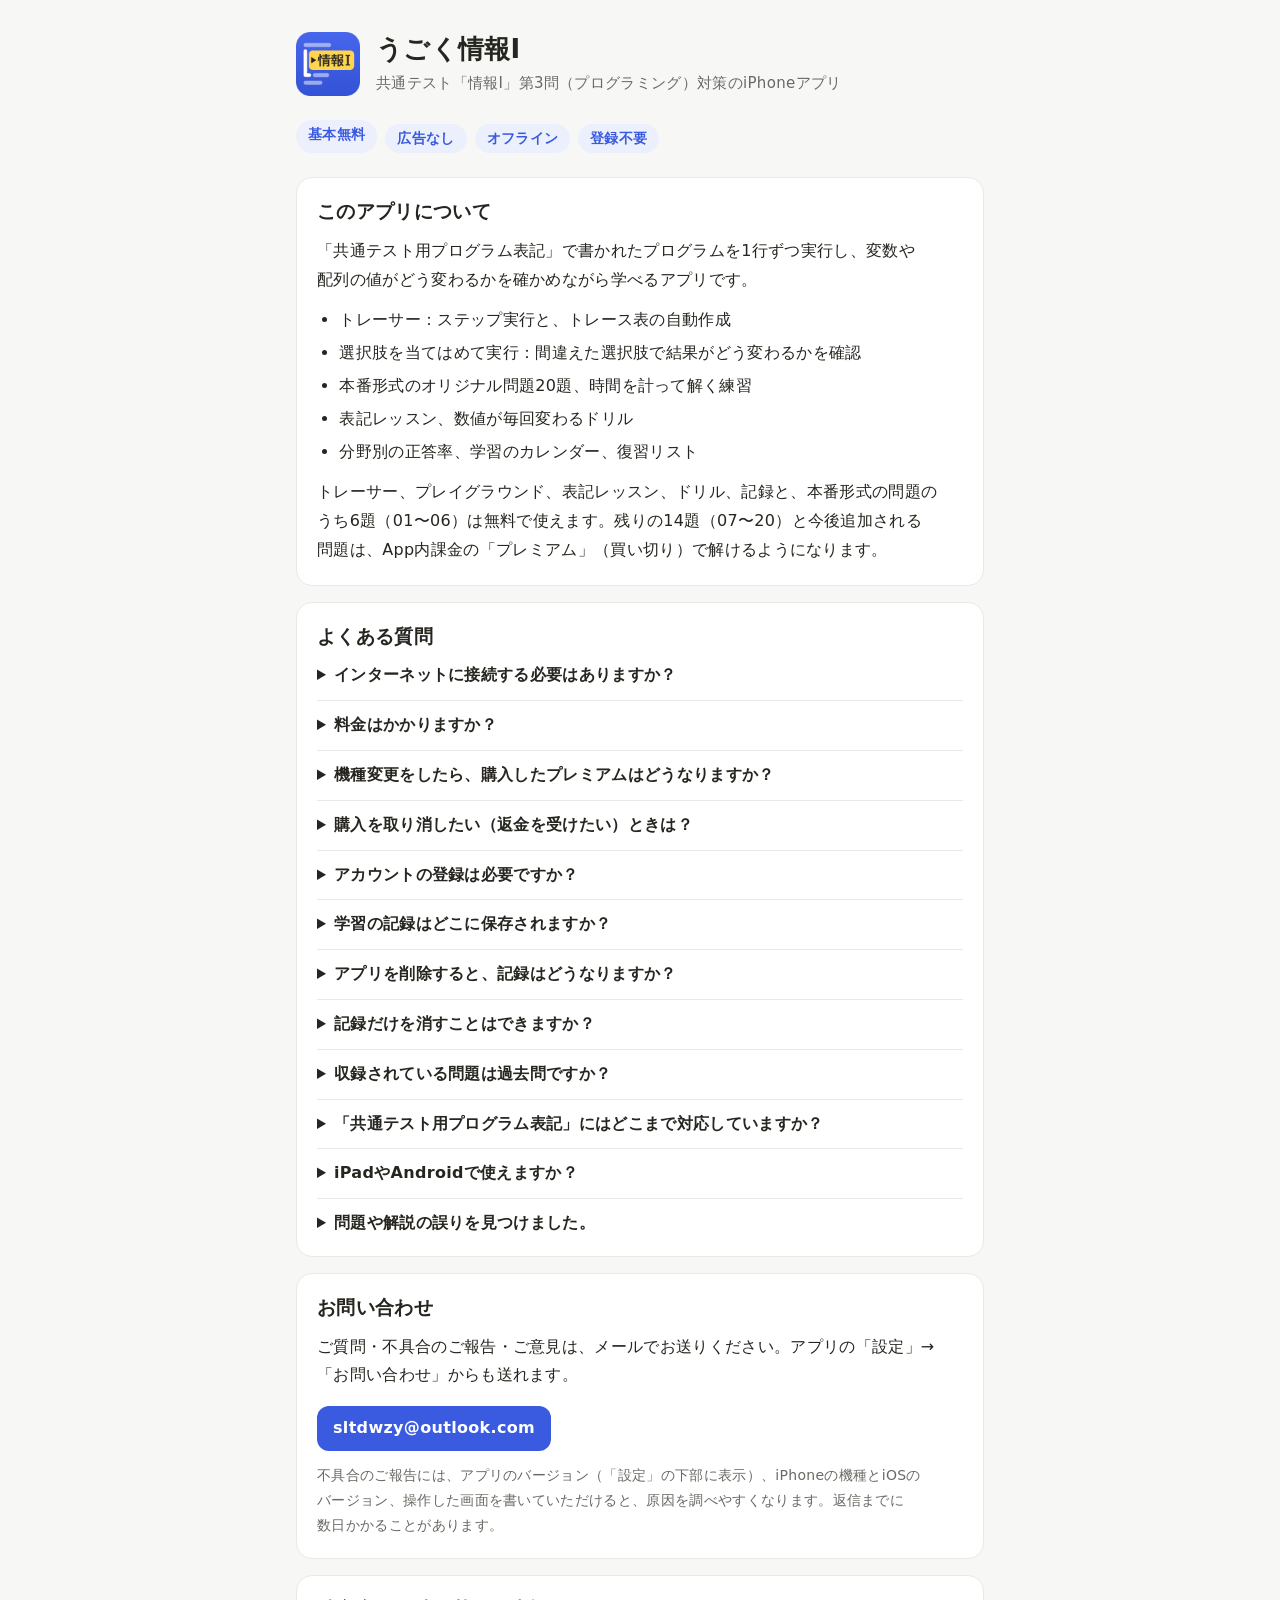
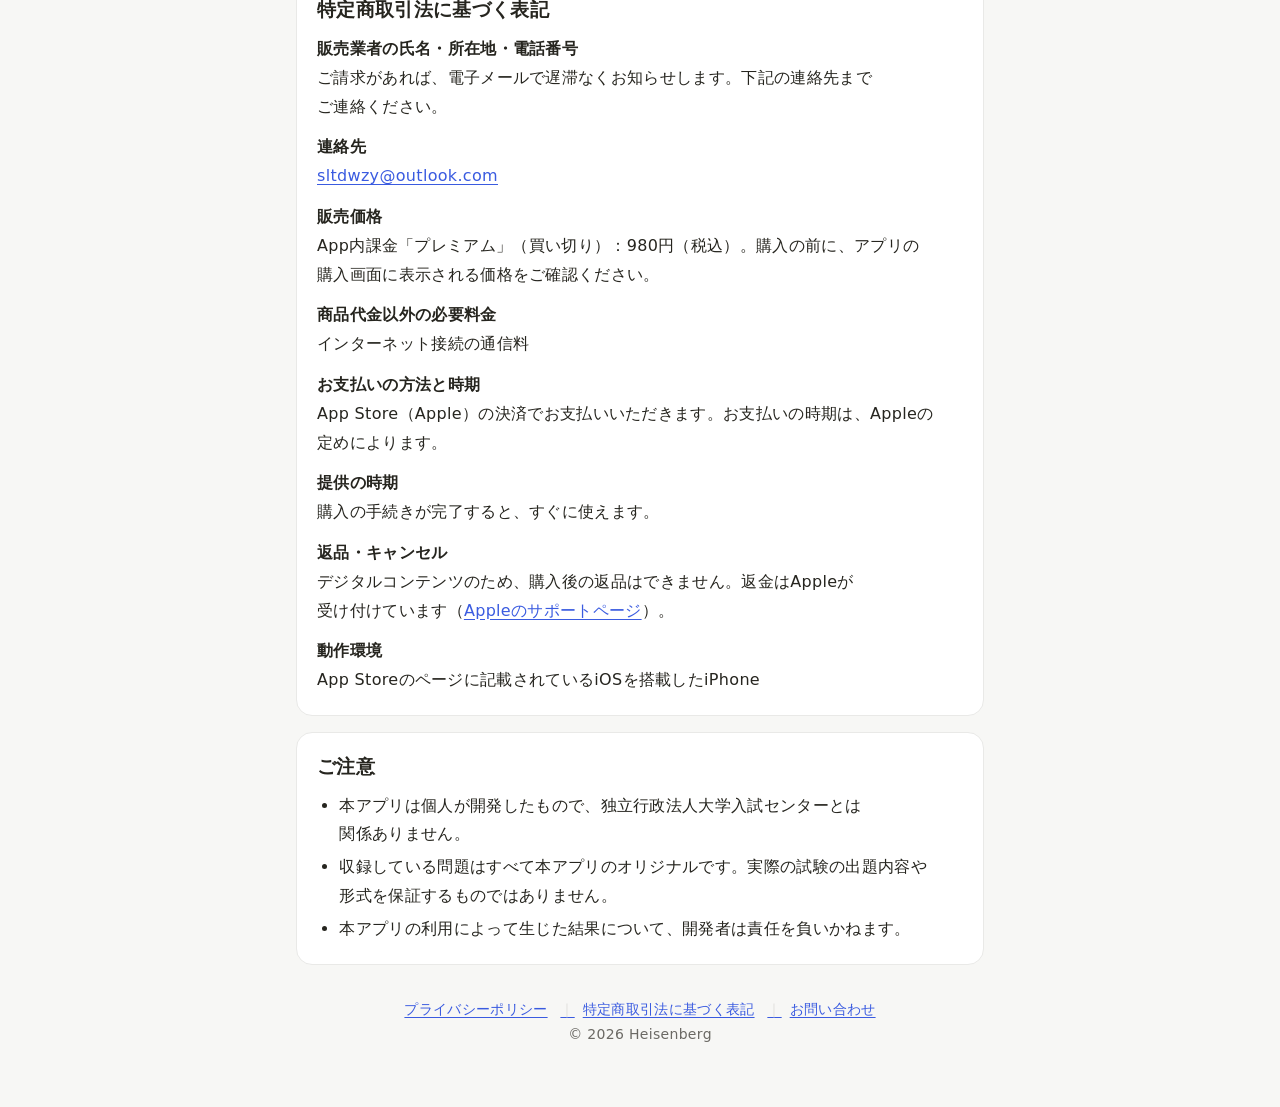
<file: index.html>
<!doctype html>
<html lang="ja">
<head>
  <meta charset="utf-8">
  <meta name="viewport" content="width=device-width, initial-scale=1">
  <meta name="color-scheme" content="light dark">
  <meta name="description" content="共通テスト「情報Ⅰ」第3問（プログラミング）対策のiPhoneアプリ「うごく情報Ⅰ」のサポートページです。">
  <title>うごく情報Ⅰ サポート</title>
  <link rel="icon" type="image/png" href="favicon.png">
  <link rel="apple-touch-icon" href="apple-touch-icon.png">
  <link rel="stylesheet" href="style.css">
</head>
<body>
  <main>
    <header class="site">
      <img src="icon.png" alt="" width="64" height="64">
      <div>
        <h1>うごく情報Ⅰ</h1>
        <p>共通テスト「情報Ⅰ」第3問（プログラミング）対策のiPhoneアプリ</p>
      </div>
    </header>

    <ul class="badges" aria-label="特徴">
      <li>基本無料</li>
      <li>広告なし</li>
      <li>オフライン</li>
      <li>登録不要</li>
    </ul>

    <!-- TODO(release): App Store で公開されたら、ここに App Store へのリンクを追加する。 -->

    <section aria-labelledby="about">
      <h2 id="about">このアプリについて</h2>
      <p>「共通テスト用プログラム表記」で書かれたプログラムを1行ずつ実行し、変数や配列の値がどう変わるかを確かめながら学べるアプリです。</p>
      <ul>
        <li>トレーサー：ステップ実行と、トレース表の自動作成</li>
        <li>選択肢を当てはめて実行：間違えた選択肢で結果がどう変わるかを確認</li>
        <li>本番形式のオリジナル問題20題、時間を計って解く練習</li>
        <li>表記レッスン、数値が毎回変わるドリル</li>
        <li>分野別の正答率、学習のカレンダー、復習リスト</li>
      </ul>
      <p>トレーサー、プレイグラウンド、表記レッスン、ドリル、記録と、本番形式の問題のうち6題（01〜06）は無料で使えます。残りの14題（07〜20）と今後追加される問題は、App内課金の「プレミアム」（買い切り）で解けるようになります。</p>
    </section>

    <section aria-labelledby="faq">
      <h2 id="faq">よくある質問</h2>

      <details>
        <summary>インターネットに接続する必要はありますか？</summary>
        <p>学習に使う機能は、すべてオフラインで動作します。インターネット接続が必要なのは、プレミアム（App内課金）の価格の表示、購入、購入の復元のときだけです。このときの通信は、AppleのApp Storeとの間で行われます。購入したあとは、オフラインでもすべての問題を解けます。</p>
      </details>

      <details>
        <summary>料金はかかりますか？</summary>
        <p>アプリのダウンロードは無料です。トレーサー、プレイグラウンド、表記レッスン（10回）、ドリル（「5分スピードトレース」を含みます）、記録と、本番形式の問題6題（01〜06。解説と「時間を計って解く」を含みます）は、お支払いなしで使えます。</p>
        <p>本番形式の残りの14題（07〜20）と、今後追加される本番形式の問題は、App内課金の「プレミアム」で解けるようになります。価格は980円（税込）の買い切りです。</p>
        <ul>
          <li>一度だけの購入です。自動で更新・請求される定期購入（サブスクリプション）ではありません。</li>
          <li>お支払いはAppleが処理し、お使いのApple アカウントに請求されます。購入の前に、アプリの購入画面に表示される価格をご確認ください。</li>
          <li>広告は表示されません。</li>
          <li>未成年の方は、保護者の方の同意を得てから購入してください。</li>
        </ul>
        <p><strong>購入の復元</strong>：アプリを入れ直したときなどにプレミアムが使えない場合は、ホームの右上にある歯車のボタンから「設定」を開き、「プレミアム」の「購入を復元」をタップしてください。購入したApple アカウントでサインインしていれば、追加のお支払いなしで使えるようになります。</p>
        <!-- ファミリー共有をオンにした場合は、次の段落を書き換える（docs/release-guide.md §14.9）。 -->
        <p><strong>ご家族での利用</strong>：お子さまのApple アカウントで「承認と購入のリクエスト」がオンになっている場合は、購入ボタンを押すと保護者の方に承認のリクエストが届きます。保護者の方が承認すると、自動でプレミアムが使えるようになります。なお、プレミアムはファミリー共有の対象ではないため、購入したApple アカウントでのみ使えます。</p>
      </details>

      <details>
        <summary>機種変更をしたら、購入したプレミアムはどうなりますか？</summary>
        <p>プレミアムの購入は、お使いのApple アカウントに記録されています。新しいiPhoneでも、同じApple アカウントでサインインしていれば、インターネットに接続した状態でアプリを開くと、多くの場合は自動で使えるようになります。使えるようにならないときは、「設定」の「プレミアム」にある「購入を復元」をタップしてください。もう一度お支払いが発生することはありません。</p>
        <p>別のApple アカウントでは、購入したプレミアムは使えません。学習の記録と設定は、iCloudバックアップなどの端末のバックアップから新しいiPhoneに移行すると引き継がれます。</p>
      </details>

      <details>
        <summary>購入を取り消したい（返金を受けたい）ときは？</summary>
        <p>App内課金の返金は、Appleが受け付けています。Appleのサポートページ「<a href="https://support.apple.com/ja-jp/118223">Appleから購入したアプリやコンテンツの返金手続きをする</a>」の手順でリクエストしてください。開発者が購入を取り消したり、返金したりすることはできません。返金されると、プレミアムの問題には再び鍵がかかります（学習の記録は残ります）。</p>
      </details>

      <details>
        <summary>アカウントの登録は必要ですか？</summary>
        <p>必要ありません。インストールしてすぐに使えます。プレミアムの購入も、お使いのApple アカウントで行うため、このアプリ用のアカウントを作る必要はありません。</p>
      </details>

      <details>
        <summary>学習の記録はどこに保存されますか？</summary>
        <p>お使いのiPhoneの中だけに保存されます。開発者を含め、外部に送信されることはありません。詳しくは<a href="privacy.html">プライバシーポリシー</a>をご覧ください。</p>
      </details>

      <details>
        <summary>アプリを削除すると、記録はどうなりますか？</summary>
        <p>アプリを削除すると、端末内の学習記録と設定はすべて消去されます。記録を書き出す機能はありませんが、学習記録と設定はiCloudバックアップなどの端末のバックアップに含まれるため、バックアップから新しいiPhoneに移行すると引き継がれます。</p>
        <p>プレミアムの購入はApple アカウントに記録されているので、アプリを削除してもなくなりません。入れ直したあとは、アプリを開くと自動で、または「購入を復元」で使えるようになります。</p>
      </details>

      <details>
        <summary>記録だけを消すことはできますか？</summary>
        <p>アプリの「設定」→「学習記録をリセット」で、学習の記録だけを消去できます（設定とプレミアムの購入は残ります）。この操作は取り消せません。</p>
      </details>

      <details>
        <summary>収録されている問題は過去問ですか？</summary>
        <p>いいえ。すべて本アプリのオリジナル問題です。共通テストの形式を参考に作成し、プログラムの動きで決まる正解は、アプリに組み込んだプログラムで実行して確かめています。実際の試験の出題内容を保証するものではありません。</p>
      </details>

      <details>
        <summary>「共通テスト用プログラム表記」にはどこまで対応していますか？</summary>
        <p>大学入試センターが公表している資料をもとに解釈して実装しています。資料で動きが決まっていない書き方を実行したときは、その旨をアプリ内で表示します。</p>
      </details>

      <details>
        <summary>iPadやAndroidで使えますか？</summary>
        <p>iPhone向けのアプリです。iPadでは、iPhone用の画面のまま動作します。Android版はありません。</p>
      </details>

      <details>
        <summary>問題や解説の誤りを見つけました。</summary>
        <p>お手数ですが、下記のお問い合わせ先までお知らせください。問題の名前と設問（例：「床タイルと最大公約数」問2）を書いていただけると助かります。</p>
      </details>
    </section>

    <section aria-labelledby="contact">
      <h2 id="contact">お問い合わせ</h2>
      <p>ご質問・不具合のご報告・ご意見は、メールでお送りください。アプリの「設定」→「お問い合わせ」からも送れます。</p>
      <a class="mail" href="mailto:sltdwzy@outlook.com">sltdwzy@outlook.com</a>
      <p class="note">不具合のご報告には、アプリのバージョン（「設定」の下部に表示）、iPhoneの機種とiOSのバージョン、操作した画面を書いていただけると、原因を調べやすくなります。返信までに数日かかることがあります。</p>
    </section>

    <section aria-labelledby="tokusho">
      <h2 id="tokusho">特定商取引法に基づく表記</h2>
      <dl>
        <dt>販売業者の氏名・所在地・電話番号</dt>
        <dd>ご請求があれば、電子メールで遅滞なくお知らせします。下記の連絡先までご連絡ください。</dd>
        <dt>連絡先</dt>
        <dd><a href="mailto:sltdwzy@outlook.com">sltdwzy@outlook.com</a></dd>
        <dt>販売価格</dt>
        <dd>App内課金「プレミアム」（買い切り）：980円（税込）。購入の前に、アプリの購入画面に表示される価格をご確認ください。</dd>
        <dt>商品代金以外の必要料金</dt>
        <dd>インターネット接続の通信料</dd>
        <dt>お支払いの方法と時期</dt>
        <dd>App Store（Apple）の決済でお支払いいただきます。お支払いの時期は、Appleの定めによります。</dd>
        <dt>提供の時期</dt>
        <dd>購入の手続きが完了すると、すぐに使えます。</dd>
        <dt>返品・キャンセル</dt>
        <dd>デジタルコンテンツのため、購入後の返品はできません。返金はAppleが受け付けています（<a href="https://support.apple.com/ja-jp/118223">Appleのサポートページ</a>）。</dd>
        <dt>動作環境</dt>
        <dd>App Storeのページに記載されているiOSを搭載したiPhone</dd>
      </dl>
    </section>

    <section aria-labelledby="disclaimer">
      <h2 id="disclaimer">ご注意</h2>
      <ul>
        <li>本アプリは個人が開発したもので、独立行政法人大学入試センターとは関係ありません。</li>
        <li>収録している問題はすべて本アプリのオリジナルです。実際の試験の出題内容や形式を保証するものではありません。</li>
        <li>本アプリの利用によって生じた結果について、開発者は責任を負いかねます。</li>
      </ul>
    </section>

    <footer>
      <nav>
        <a href="privacy.html">プライバシーポリシー</a>
        <a href="#tokusho">特定商取引法に基づく表記</a>
        <a href="#contact">お問い合わせ</a>
      </nav>
      <p>© 2026 Heisenberg</p>
    </footer>
  </main>
</body>
</html>
</file>
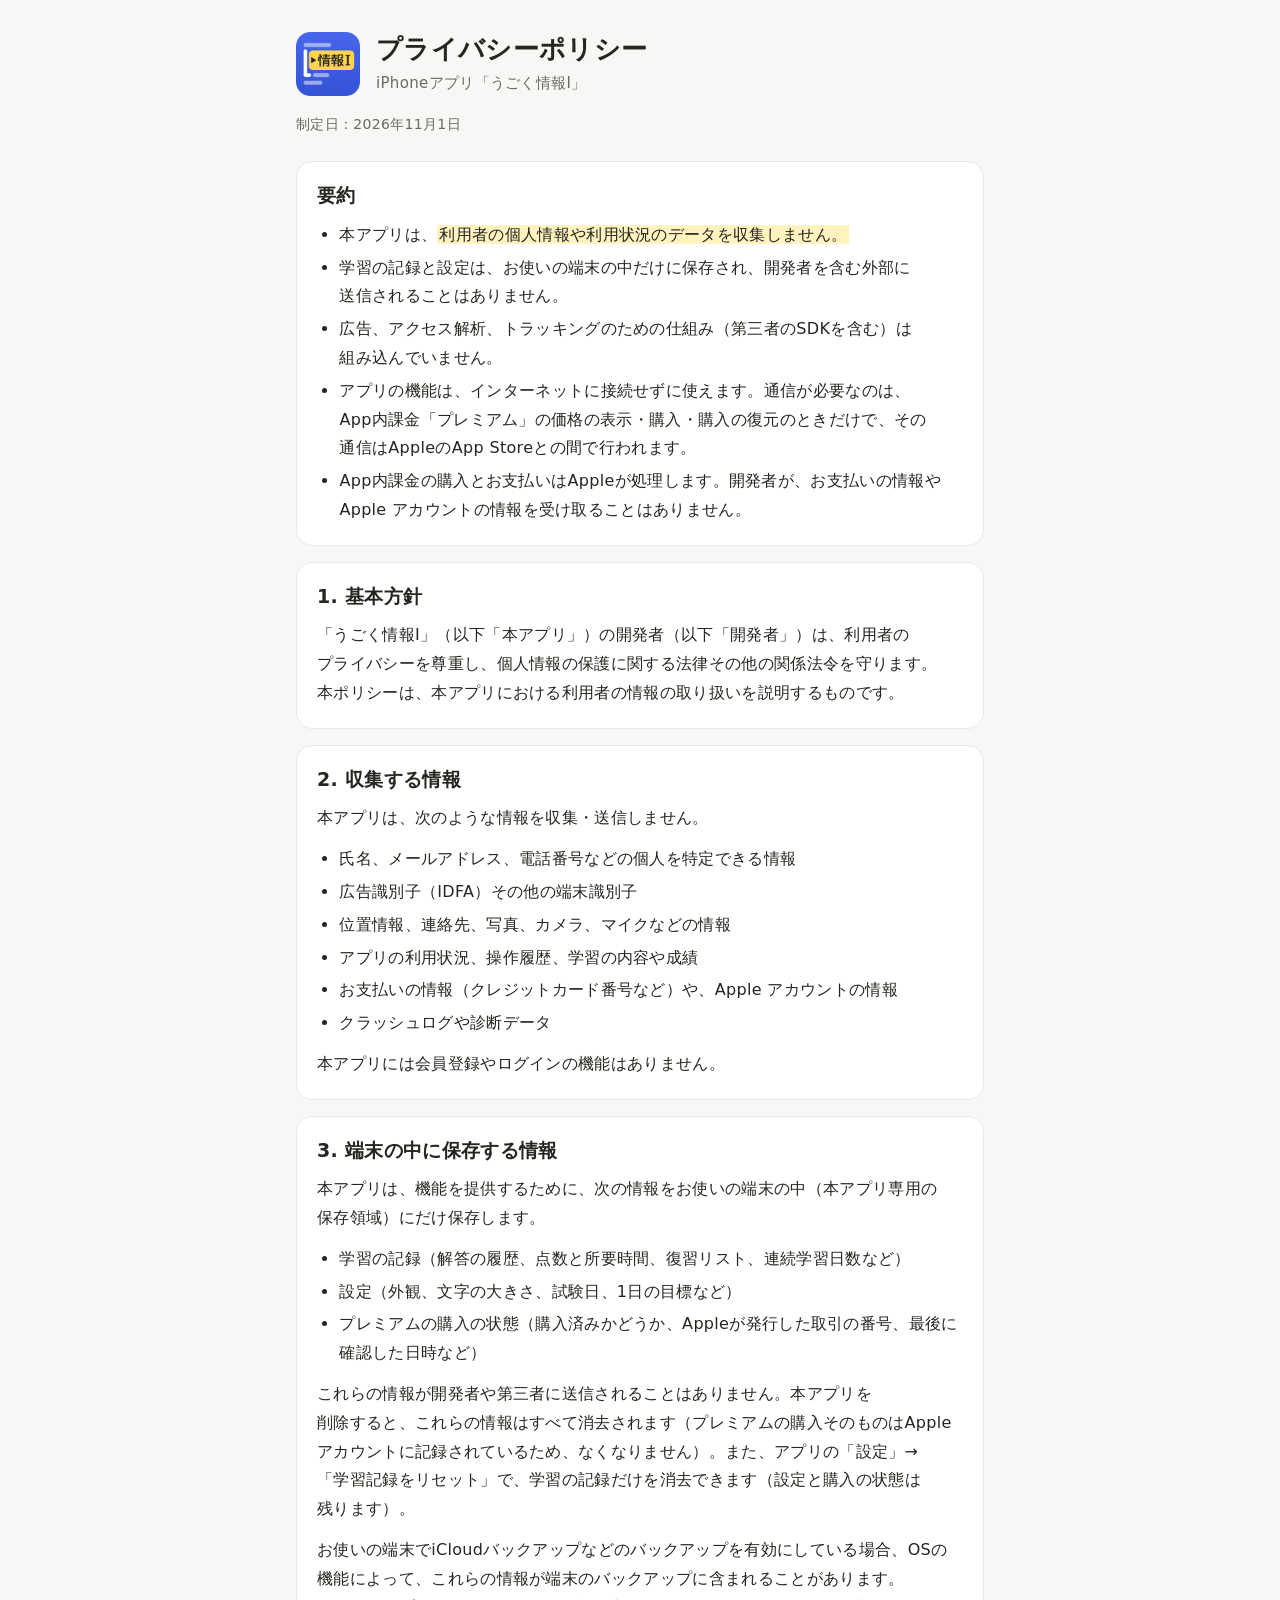
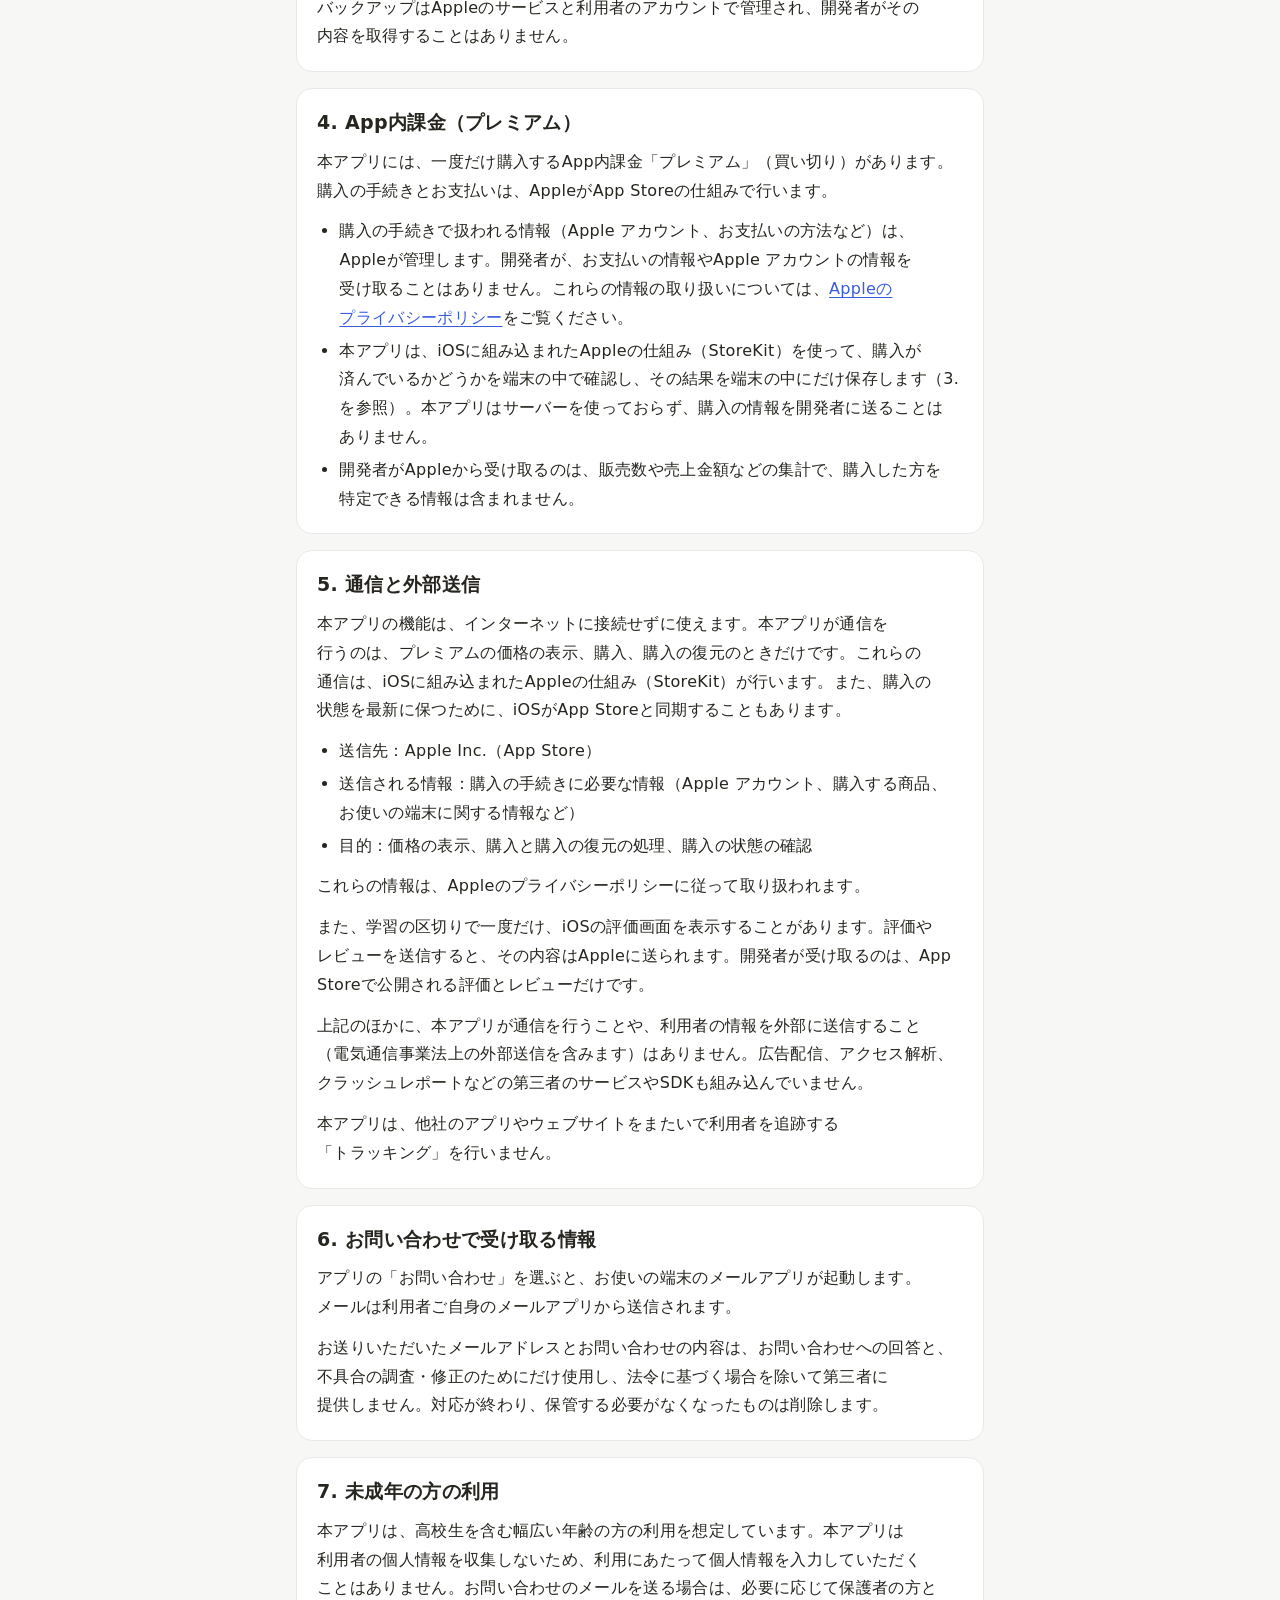
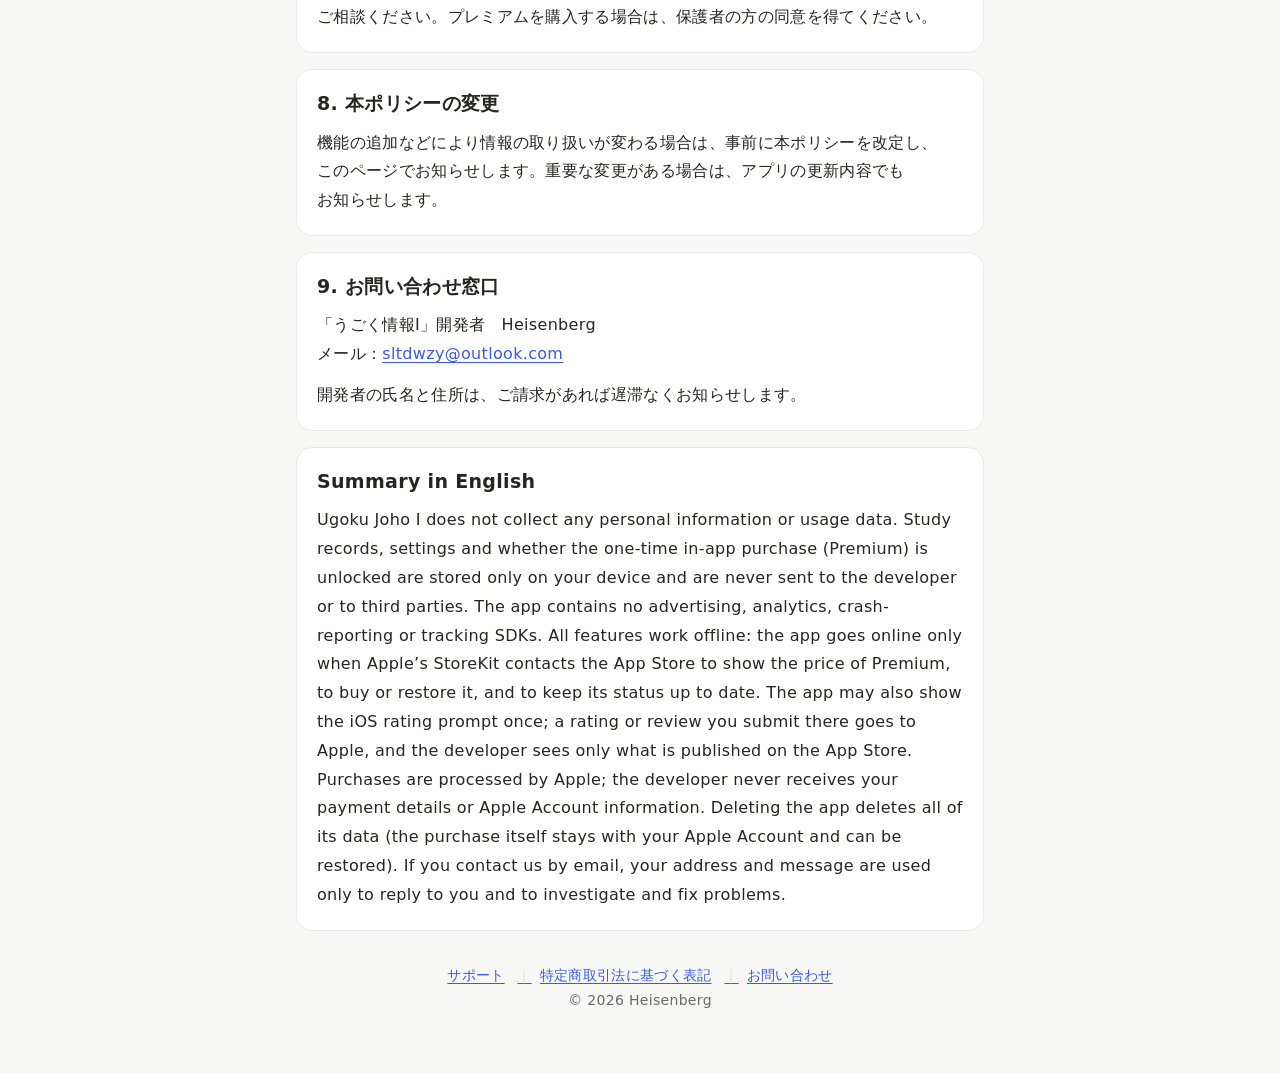
<file: privacy.html>
<!doctype html>
<html lang="ja">
<head>
  <meta charset="utf-8">
  <meta name="viewport" content="width=device-width, initial-scale=1">
  <meta name="color-scheme" content="light dark">
  <meta name="description" content="iPhoneアプリ「うごく情報Ⅰ」のプライバシーポリシーです。本アプリは利用者のデータを収集しません。">
  <title>プライバシーポリシー｜うごく情報Ⅰ</title>
  <link rel="icon" type="image/png" href="favicon.png">
  <link rel="apple-touch-icon" href="apple-touch-icon.png">
  <link rel="stylesheet" href="style.css">
</head>
<body>
  <main>
    <header class="site">
      <img src="icon.png" alt="" width="64" height="64">
      <div>
        <h1>プライバシーポリシー</h1>
        <p>iPhoneアプリ「うごく情報Ⅰ」</p>
      </div>
    </header>

    <p class="updated">制定日：2026年11月1日</p>

    <section aria-labelledby="summary">
      <h2 id="summary">要約</h2>
      <ul>
        <li>本アプリは、<mark>利用者の個人情報や利用状況のデータを収集しません。</mark></li>
        <li>学習の記録と設定は、お使いの端末の中だけに保存され、開発者を含む外部に送信されることはありません。</li>
        <li>広告、アクセス解析、トラッキングのための仕組み（第三者のSDKを含む）は組み込んでいません。</li>
        <li>アプリの機能は、インターネットに接続せずに使えます。通信が必要なのは、App内課金「プレミアム」の価格の表示・購入・購入の復元のときだけで、その通信はAppleのApp Storeとの間で行われます。</li>
        <li>App内課金の購入とお支払いはAppleが処理します。開発者が、お支払いの情報やApple アカウントの情報を受け取ることはありません。</li>
      </ul>
    </section>

    <section aria-labelledby="s1">
      <h2 id="s1">1. 基本方針</h2>
      <p>「うごく情報Ⅰ」（以下「本アプリ」）の開発者（以下「開発者」）は、利用者のプライバシーを尊重し、個人情報の保護に関する法律その他の関係法令を守ります。本ポリシーは、本アプリにおける利用者の情報の取り扱いを説明するものです。</p>
    </section>

    <section aria-labelledby="s2">
      <h2 id="s2">2. 収集する情報</h2>
      <p>本アプリは、次のような情報を収集・送信しません。</p>
      <ul>
        <li>氏名、メールアドレス、電話番号などの個人を特定できる情報</li>
        <li>広告識別子（IDFA）その他の端末識別子</li>
        <li>位置情報、連絡先、写真、カメラ、マイクなどの情報</li>
        <li>アプリの利用状況、操作履歴、学習の内容や成績</li>
        <li>お支払いの情報（クレジットカード番号など）や、Apple アカウントの情報</li>
        <li>クラッシュログや診断データ</li>
      </ul>
      <p>本アプリには会員登録やログインの機能はありません。</p>
    </section>

    <section aria-labelledby="s3">
      <h2 id="s3">3. 端末の中に保存する情報</h2>
      <p>本アプリは、機能を提供するために、次の情報をお使いの端末の中（本アプリ専用の保存領域）にだけ保存します。</p>
      <ul>
        <li>学習の記録（解答の履歴、点数と所要時間、復習リスト、連続学習日数など）</li>
        <li>設定（外観、文字の大きさ、試験日、1日の目標など）</li>
        <li>プレミアムの購入の状態（購入済みかどうか、Appleが発行した取引の番号、最後に確認した日時など）</li>
      </ul>
      <p>これらの情報が開発者や第三者に送信されることはありません。本アプリを削除すると、これらの情報はすべて消去されます（プレミアムの購入そのものはApple アカウントに記録されているため、なくなりません）。また、アプリの「設定」→「学習記録をリセット」で、学習の記録だけを消去できます（設定と購入の状態は残ります）。</p>
      <p>お使いの端末でiCloudバックアップなどのバックアップを有効にしている場合、OSの機能によって、これらの情報が端末のバックアップに含まれることがあります。バックアップはAppleのサービスと利用者のアカウントで管理され、開発者がその内容を取得することはありません。</p>
    </section>

    <section aria-labelledby="s4">
      <h2 id="s4">4. App内課金（プレミアム）</h2>
      <p>本アプリには、一度だけ購入するApp内課金「プレミアム」（買い切り）があります。購入の手続きとお支払いは、AppleがApp Storeの仕組みで行います。</p>
      <ul>
        <li>購入の手続きで扱われる情報（Apple アカウント、お支払いの方法など）は、Appleが管理します。開発者が、お支払いの情報やApple アカウントの情報を受け取ることはありません。これらの情報の取り扱いについては、<a href="https://www.apple.com/jp/legal/privacy/">Appleのプライバシーポリシー</a>をご覧ください。</li>
        <li>本アプリは、iOSに組み込まれたAppleの仕組み（StoreKit）を使って、購入が済んでいるかどうかを端末の中で確認し、その結果を端末の中にだけ保存します（3.を参照）。本アプリはサーバーを使っておらず、購入の情報を開発者に送ることはありません。</li>
        <li>開発者がAppleから受け取るのは、販売数や売上金額などの集計で、購入した方を特定できる情報は含まれません。</li>
      </ul>
    </section>

    <section aria-labelledby="s5">
      <h2 id="s5">5. 通信と外部送信</h2>
      <p>本アプリの機能は、インターネットに接続せずに使えます。本アプリが通信を行うのは、プレミアムの価格の表示、購入、購入の復元のときだけです。これらの通信は、iOSに組み込まれたAppleの仕組み（StoreKit）が行います。また、購入の状態を最新に保つために、iOSがApp Storeと同期することもあります。</p>
      <ul>
        <li>送信先：Apple Inc.（App Store）</li>
        <li>送信される情報：購入の手続きに必要な情報（Apple アカウント、購入する商品、お使いの端末に関する情報など）</li>
        <li>目的：価格の表示、購入と購入の復元の処理、購入の状態の確認</li>
      </ul>
      <p>これらの情報は、Appleのプライバシーポリシーに従って取り扱われます。</p>
      <p>また、学習の区切りで一度だけ、iOSの評価画面を表示することがあります。評価やレビューを送信すると、その内容はAppleに送られます。開発者が受け取るのは、App Storeで公開される評価とレビューだけです。</p>
      <p>上記のほかに、本アプリが通信を行うことや、利用者の情報を外部に送信すること（電気通信事業法上の外部送信を含みます）はありません。広告配信、アクセス解析、クラッシュレポートなどの第三者のサービスやSDKも組み込んでいません。</p>
      <p>本アプリは、他社のアプリやウェブサイトをまたいで利用者を追跡する「トラッキング」を行いません。</p>
    </section>

    <section aria-labelledby="s6">
      <h2 id="s6">6. お問い合わせで受け取る情報</h2>
      <p>アプリの「お問い合わせ」を選ぶと、お使いの端末のメールアプリが起動します。メールは利用者ご自身のメールアプリから送信されます。</p>
      <p>お送りいただいたメールアドレスとお問い合わせの内容は、お問い合わせへの回答と、不具合の調査・修正のためにだけ使用し、法令に基づく場合を除いて第三者に提供しません。対応が終わり、保管する必要がなくなったものは削除します。</p>
    </section>

    <section aria-labelledby="s7">
      <h2 id="s7">7. 未成年の方の利用</h2>
      <p>本アプリは、高校生を含む幅広い年齢の方の利用を想定しています。本アプリは利用者の個人情報を収集しないため、利用にあたって個人情報を入力していただくことはありません。お問い合わせのメールを送る場合は、必要に応じて保護者の方とご相談ください。プレミアムを購入する場合は、保護者の方の同意を得てください。</p>
    </section>

    <section aria-labelledby="s8">
      <h2 id="s8">8. 本ポリシーの変更</h2>
      <p>機能の追加などにより情報の取り扱いが変わる場合は、事前に本ポリシーを改定し、このページでお知らせします。重要な変更がある場合は、アプリの更新内容でもお知らせします。</p>
    </section>

    <section aria-labelledby="s9">
      <h2 id="s9">9. お問い合わせ窓口</h2>
      <p>「うごく情報Ⅰ」開発者　Heisenberg<br>
      メール：<a href="mailto:sltdwzy@outlook.com">sltdwzy@outlook.com</a></p>
      <p>開発者の氏名と住所は、ご請求があれば遅滞なくお知らせします。</p>
    </section>

    <section aria-labelledby="en" lang="en">
      <h2 id="en">Summary in English</h2>
      <p>Ugoku Joho I does not collect any personal information or usage data. Study records, settings and whether the one-time in-app purchase (Premium) is unlocked are stored only on your device and are never sent to the developer or to third parties. The app contains no advertising, analytics, crash-reporting or tracking SDKs. All features work offline: the app goes online only when Apple’s StoreKit contacts the App Store to show the price of Premium, to buy or restore it, and to keep its status up to date. The app may also show the iOS rating prompt once; a rating or review you submit there goes to Apple, and the developer sees only what is published on the App Store. Purchases are processed by Apple; the developer never receives your payment details or Apple Account information. Deleting the app deletes all of its data (the purchase itself stays with your Apple Account and can be restored). If you contact us by email, your address and message are used only to reply to you and to investigate and fix problems.</p>
    </section>

    <footer>
      <nav>
        <a href="index.html">サポート</a>
        <a href="index.html#tokusho">特定商取引法に基づく表記</a>
        <a href="index.html#contact">お問い合わせ</a>
      </nav>
      <p>© 2026 Heisenberg</p>
    </footer>
  </main>
</body>
</html>
</file>
<file: style.css>
/* うごく情報Ⅰ support site. Colours follow docs/design/design-system.md (warm neutrals, accent #3A5BE0). */

:root {
  color-scheme: light dark;
  --bg: #ffffff;
  --bg-grouped: #f7f7f5;
  --surface: #ffffff;
  --text1: #26251f;
  --text2: #6b6964;
  --divider: #e9e9e7;
  --border: #deddd9;
  --accent: #3a5be0;
  --accent-soft: #ecf0fd;
  --mark: #fff3bf;
}

@media (prefers-color-scheme: dark) {
  :root {
    --bg: #191919;
    --bg-grouped: #191919;
    --surface: #232323;
    --text1: #e8e7e4;
    --text2: #a09e99;
    --divider: #2f2f2f;
    --border: #3a3a3a;
    --accent: #7b95ff;
    --accent-soft: #1f2645;
    --mark: #3b3418;
  }
}

* {
  box-sizing: border-box;
}

html {
  -webkit-text-size-adjust: 100%;
  text-size-adjust: 100%;
}

body {
  margin: 0;
  background: var(--bg-grouped);
  color: var(--text1);
  font-family: system-ui, -apple-system, "Hiragino Sans", "Hiragino Kaku Gothic ProN", "Yu Gothic UI", "Meiryo", sans-serif;
  font-size: 16px;
  line-height: 1.8;
  letter-spacing: 0.02em;
  word-break: auto-phrase;
  overflow-wrap: anywhere;
}

main {
  max-width: 720px;
  margin: 0 auto;
  padding: 32px 16px 48px;
}

header.site {
  display: flex;
  align-items: center;
  gap: 16px;
  margin-bottom: 24px;
}

header.site img {
  width: 64px;
  height: 64px;
  flex: none;
}

header.site h1 {
  margin: 0;
  font-size: 26px;
  line-height: 1.3;
}

header.site p {
  margin: 4px 0 0;
  color: var(--text2);
  font-size: 15px;
  line-height: 1.6;
}

.badges {
  display: flex;
  flex-wrap: wrap;
  gap: 8px;
  margin: 0 0 24px;
  padding: 0;
  list-style: none;
}

.badges li {
  padding: 2px 12px;
  border-radius: 999px;
  background: var(--accent-soft);
  color: var(--accent);
  font-size: 14px;
  font-weight: 600;
}

section {
  margin: 0 0 16px;
  padding: 20px 20px 8px;
  border: 1px solid var(--divider);
  border-radius: 16px;
  background: var(--surface);
}

h2 {
  margin: 0 0 12px;
  font-size: 19px;
  line-height: 1.4;
}

h3 {
  margin: 20px 0 4px;
  font-size: 16px;
}

p,
ul,
ol {
  margin: 0 0 12px;
}

ul,
ol {
  padding-left: 1.4em;
}

li + li {
  margin-top: 4px;
}

a {
  color: var(--accent);
  text-underline-offset: 3px;
}

dl {
  margin: 0 0 12px;
}

dt {
  margin-top: 12px;
  font-weight: 600;
}

dt:first-child {
  margin-top: 0;
}

dd {
  margin: 0;
}

details {
  border-top: 1px solid var(--divider);
  padding: 10px 0;
}

details:first-of-type {
  border-top: none;
  padding-top: 0;
}

summary {
  cursor: pointer;
  font-weight: 600;
}

details p {
  margin: 8px 0 4px;
  color: var(--text1);
}

.mail {
  display: inline-block;
  margin: 4px 0 12px;
  padding: 8px 16px;
  border-radius: 12px;
  background: var(--accent);
  color: #ffffff;
  font-weight: 600;
  text-decoration: none;
}

.note {
  color: var(--text2);
  font-size: 14px;
}

.updated {
  color: var(--text2);
  font-size: 14px;
  margin: -8px 0 24px;
}

mark {
  background: var(--mark);
  color: inherit;
  padding: 0 2px;
}

footer {
  margin-top: 32px;
  color: var(--text2);
  font-size: 14px;
  text-align: center;
}

footer nav a + a::before {
  content: "｜";
  margin: 0 8px;
  color: var(--border);
}

@media (max-width: 480px) {
  header.site h1 {
    font-size: 22px;
  }

  section {
    padding: 16px 16px 4px;
  }
}
</file>
